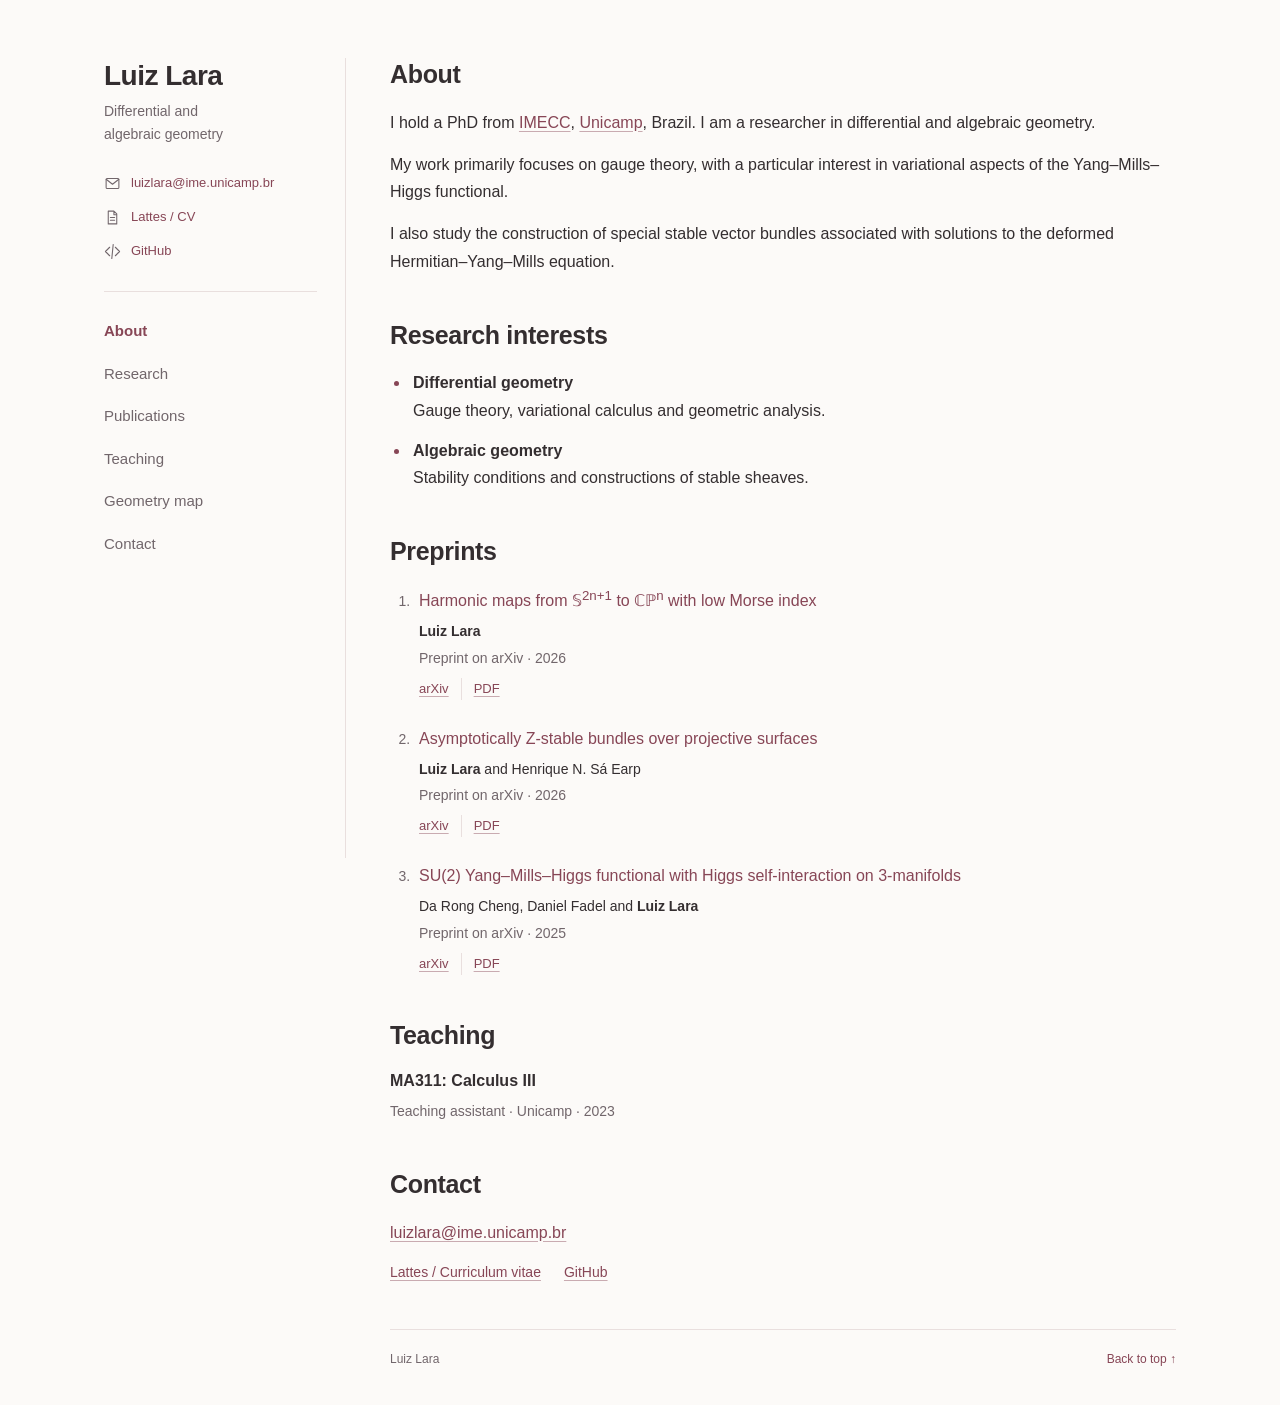
<file: index.html>
<!doctype html>
<html lang="en">
<head>
  <meta charset="utf-8">
  <meta name="viewport" content="width=device-width, initial-scale=1">
  <title>Luiz Lara — Differential and Algebraic Geometry</title>
  <meta name="description" content="Academic homepage of Luiz Lara. Research in differential and algebraic geometry, gauge theory, Yang–Mills–Higgs functionals and stable vector bundles.">
  <meta name="theme-color" content="#fcfaf8">
  <link rel="icon" type="image/svg+xml" href="favicon.svg">
  <link rel="stylesheet" href="styles.css">
  <script src="script.js" defer></script>
</head>
<body>
  <a class="skip-link" href="#main">Skip to content</a>
  <div class="page">
    <aside class="sidebar" aria-label="Profile and navigation">
      <div class="profile">
        <h1><a href="#about">Luiz Lara</a></h1>
        <p class="specialty">Differential and<br class="desktop-break"> algebraic geometry</p>
        <ul class="profile-links">
          <li><a href="mailto:luizlara@ime.unicamp.br"><svg viewBox="0 0 24 24" aria-hidden="true"><rect x="3" y="5" width="18" height="14" rx="1.5"/><path d="m3 6 9 7 9-7"/></svg><span>luizlara@ime.unicamp.br</span></a></li>
          <li><a href="https://lattes.cnpq.br/4818034475569198"><svg viewBox="0 0 24 24" aria-hidden="true"><path d="M6 3h8l4 4v14H6zM14 3v5h4M9 12h6M9 16h6"/></svg><span>Lattes / CV</span></a></li>
          <li><a href="https://github.com/llara-geo"><svg viewBox="0 0 24 24" aria-hidden="true"><path d="m8 6-6 6 6 6m8-12 6 6-6 6m-3-16-2 20"/></svg><span>GitHub</span></a></li>
        </ul>
      </div>
      <nav aria-label="Main navigation">
        <a href="#about" aria-current="location">About</a>
        <a href="#research">Research</a>
        <a href="#publications">Publications</a>
        <a href="#teaching">Teaching</a>
        <a href="mapa-geometria/">Geometry map</a>
        <a href="#contact">Contact</a>
      </nav>
    </aside>
    <main id="main" tabindex="-1">
      <section id="about" aria-labelledby="about-title">
        <h2 id="about-title">About</h2>
        <p>I hold a PhD from <a href="https://www.ime.unicamp.br/">IMECC</a>, <a href="https://www.unicamp.br/">Unicamp</a>, Brazil. I am a researcher in differential and algebraic geometry.</p>
        <p>My work primarily focuses on gauge theory, with a particular interest in variational aspects of the Yang–Mills–Higgs functional.</p>
        <p>I also study the construction of special stable vector bundles associated with solutions to the deformed Hermitian–Yang–Mills equation.</p>
      </section>
      <section id="research" aria-labelledby="research-title">
        <h2 id="research-title">Research interests</h2>
        <ul class="research-list">
          <li><strong>Differential geometry</strong><br>Gauge theory, variational calculus and geometric analysis.</li>
          <li><strong>Algebraic geometry</strong><br>Stability conditions and constructions of stable sheaves.</li>
        </ul>
      </section>
      <section id="publications" aria-labelledby="publications-title">
        <h2 id="publications-title">Preprints</h2>
        <ol class="publications">
          <li>
            <h3><a href="https://arxiv.org/abs/2610.07815">Harmonic maps from 𝕊<sup>2n+1</sup> to ℂℙ<sup>n</sup> with low Morse index</a></h3>
            <p class="authors"><strong>Luiz Lara</strong></p>
            <p class="publication-detail">Preprint on arXiv · 2026</p>
            <div class="paper-links"><a href="https://arxiv.org/abs/2610.07815">arXiv</a><a href="https://arxiv.org/pdf/2610.07815">PDF</a></div>
          </li>
          <li>
            <h3><a href="https://arxiv.org/abs/2604.20264">Asymptotically Z-stable bundles over projective surfaces</a></h3>
            <p class="authors"><strong>Luiz Lara</strong> and Henrique N. Sá Earp</p>
            <p class="publication-detail">Preprint on arXiv · 2026</p>
            <div class="paper-links"><a href="https://arxiv.org/abs/2604.20264">arXiv</a><a href="https://arxiv.org/pdf/2604.20264">PDF</a></div>
          </li>
          <li>
            <h3><a href="https://arxiv.org/abs/2505.08076">SU(2) Yang–Mills–Higgs functional with Higgs self-interaction on 3-manifolds</a></h3>
            <p class="authors">Da Rong Cheng, Daniel Fadel and <strong>Luiz Lara</strong></p>
            <p class="publication-detail">Preprint on arXiv · 2025</p>
            <div class="paper-links"><a href="https://arxiv.org/abs/2505.08076">arXiv</a><a href="https://arxiv.org/pdf/2505.08076">PDF</a></div>
          </li>
        </ol>
      </section>
      <section id="teaching" aria-labelledby="teaching-title">
        <h2 id="teaching-title">Teaching</h2>
        <h3 class="course-title">MA311: Calculus III</h3>
        <p class="publication-detail">Teaching assistant · Unicamp · 2023</p>
      </section>
      <section id="contact" aria-labelledby="contact-title">
        <h2 id="contact-title">Contact</h2>
        <p><a href="mailto:luizlara@ime.unicamp.br">luizlara@ime.unicamp.br</a></p>
        <p class="contact-links"><a href="https://lattes.cnpq.br/4818034475569198">Lattes / Curriculum vitae</a><a href="https://github.com/llara-geo">GitHub</a></p>
      </section>
      <footer><span>Luiz Lara</span><a href="#about">Back to top ↑</a></footer>
    </main>
  </div>
</body>
</html>
</file>
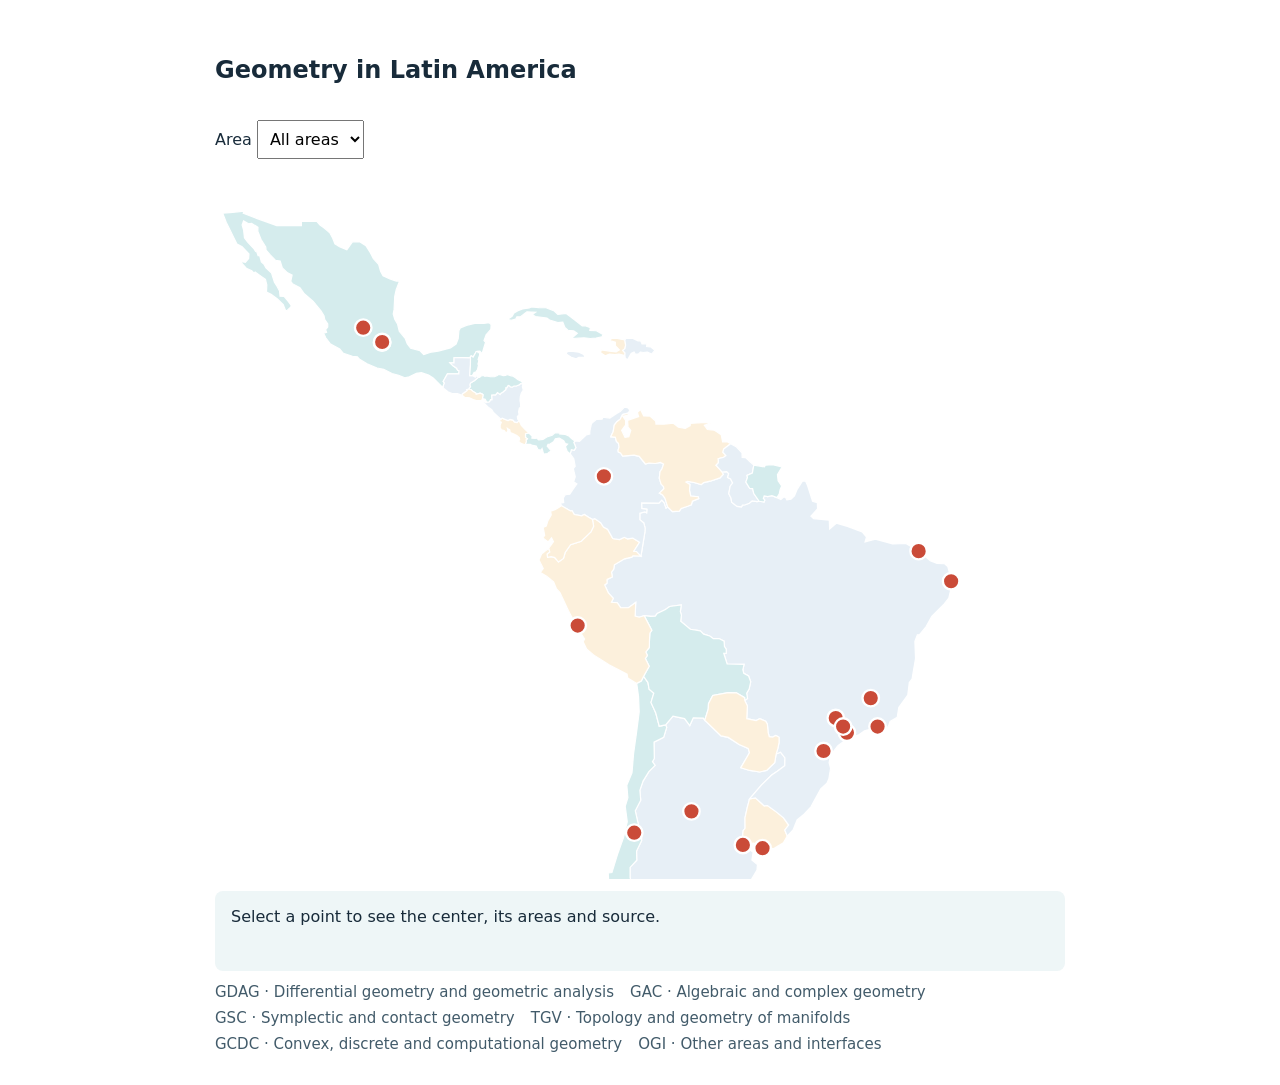
<file: mapa-geometria/index.html>
<!doctype html><html lang="en"><head><meta charset="utf-8"><meta name="viewport" content="width=device-width,initial-scale=1"><title>Geometry Map of Latin America</title><style>:root{--background:#fff;--foreground:#182b3a;--muted:#e7eef1;--muted-foreground:#425b6a;--viz-series-1:#ca4b38;--viz-series-2:#42a8ae;--viz-series-3:#f0b960;--viz-series-4:#90b8d6;--font-size-base:15px}body{font-family:system-ui,sans-serif;color:var(--foreground);background:var(--background);max-width:850px;margin:2rem auto;padding:0 1rem}select{padding:.5rem;font:inherit}a{color:#135c7b}h3{font-size:1.5rem}#cbg-detail{padding:1rem;background:#eef6f7;border-radius:8px}</style></head><body><div id="mapa-cbg">
  <h3>Geometry in Latin America</h3>
  <div class="viz-controls"><label class="form-label">Area <select id="cbg-filter" class="form-select"><option value="">All areas</option><option>GDAG</option><option>GAC</option><option>GSC</option><option>TGV</option><option>GCDC</option><option>OGI</option></select></label></div>
  <div id="cbg-map" role="img" aria-label="Map of selected mathematics centers in Latin America"></div>
  <div id="cbg-detail" aria-live="polite">Select a point to see the center, its areas and source.</div>
  <div class="cbg-legend"><span>GDAG · Differential geometry and geometric analysis</span><span>GAC · Algebraic and complex geometry</span><span>GSC · Symplectic and contact geometry</span><span>TGV · Topology and geometry of manifolds</span><span>GCDC · Convex, discrete and computational geometry</span><span>OGI · Other areas and interfaces</span></div>
</div>
<style>
#mapa-cbg{display:grid;gap:12px}#cbg-map svg{display:block;width:100%;height:auto}#cbg-detail{min-height:3em}#mapa-cbg .cbg-legend{display:flex;gap:8px 16px;flex-wrap:wrap;color:var(--muted-foreground);font-size:var(--font-size-base)}#mapa-cbg .country{stroke:var(--background);stroke-width:1;fill:color-mix(in srgb,var(--viz-series-2) 22%,var(--background))}#mapa-cbg .country:nth-child(3n){fill:color-mix(in srgb,var(--viz-series-3) 22%,var(--background))}#mapa-cbg .country:nth-child(3n+1){fill:color-mix(in srgb,var(--viz-series-4) 22%,var(--background))}#mapa-cbg .dot{fill:var(--viz-series-1);stroke:var(--background);stroke-width:2}#mapa-cbg .point{cursor:pointer}
</style>
<script type="module">

const root=document.getElementById('mapa-cbg'), target=root.querySelector('#cbg-map'), detail=root.querySelector('#cbg-detail'), filter=root.querySelector('#cbg-filter');
const items=[
{n:'IMPA',c:'Rio de Janeiro',x:-43.17,y:-22.91,a:['GDAG','GSC'],u:'https://impa.br/temas-de-pesquisa/'},
{n:'IME-USP',c:'São Paulo',x:-46.63,y:-23.55,a:['GDAG','GSC','TGV','OGI'],u:'https://www.ime.usp.br/pos-matematica/areas-pesquisa/'},
{n:'ICMC-USP',c:'São Carlos',x:-47.89,y:-22.02,a:['GDAG','GSC','TGV'],u:'https://www.icmc.usp.br/pesquisa/grupos/?lab=90'},
{n:'Unicamp',c:'Campinas',x:-47.06,y:-22.91,a:['GDAG','GAC'],u:'https://www.ime.unicamp.br/sites/default/files/inline/216/linhas_de_pesquisa_atualizadas-matematica.pdf'},
{n:'UFMG',c:'Belo Horizonte',x:-43.94,y:-19.92,a:['GDAG','GAC','TGV'],u:'https://www.mat.ufmg.br/posgrad/pesquisa/'},
{n:'UFC',c:'Fortaleza',x:-38.53,y:-3.73,a:['GDAG','TGV'],u:'https://pgmat.ufc.br/pt/areas-de-pesquisa/geometria-diferencial/'},
{n:'UFPB',c:'João Pessoa',x:-34.86,y:-7.12,a:['GDAG','GAC','TGV'],u:'https://mat.ufpb.br/ppgmat/pt/paginas/areas-de-pesquisa'},
{n:'UFPR',c:'Curitiba',x:-49.27,y:-25.43,a:['GDAG','GSC','TGV'],u:'https://ppgm.ufpr.br/geometria-e-topologia/'},
{n:'FaMAF – UNC',c:'Córdoba',x:-64.19,y:-31.42,a:['GDAG','GSC'],u:'https://famaf.unc.edu.ar/investigaci%C3%B3n/%C3%A1reas-de-investigaci%C3%B3n/matem%C3%A1tica-ofi/differential-geometry/'},
{n:'UBA',c:'Buenos Aires',x:-58.38,y:-34.60,a:['GDAG','GAC','TGV','OGI'],u:'https://web.dm.uba.ar/index.php/investigacion/grupos-de-investigacion/94-investigacion'},
{n:'PUC Chile',c:'Santiago',x:-70.65,y:-33.45,a:['GDAG','GAC'],u:'https://www.mat.uc.cl/geometria.html?lang=en'},
{n:'Udelar',c:'Montevidéu',x:-56.16,y:-34.90,a:['GDAG','GAC','OGI'],u:'https://www.cmat.edu.uy/investigacion'},
{n:'PUCP',c:'Lima',x:-77.04,y:-12.05,a:['GDAG','GAC'],u:'https://departamento-ciencias.pucp.edu.pe/secciones/seccion-matematica/lineas-de-investigacion'},
{n:'UNAL',c:'Bogotá',x:-74.08,y:4.71,a:['GDAG'],u:'https://ciencias.bogota.unal.edu.co/wp-content/uploads/PortafolioFC_revCamilo_Agosto2023.pdf'},
{n:'CIMAT',c:'Guanajuato',x:-101.26,y:21.02,a:['GDAG','GAC','TGV'],u:'https://www.cimat.mx/iiinvestigacion/matematicas-basicas-maq/'},
{n:'UNAM',c:'Cidade do México',x:-99.13,y:19.43,a:['GDAG','GCDC','TGV'],u:'https://www.matem.unam.mx/investigacion/lineas/topologia-geometria'},
{n:'Cinvestav',c:'Cidade do México',x:-99.12,y:19.50,a:['GAC','GSC','TGV','GCDC'],u:'https://www.math.cinvestav.mx/index.php/investigadores'}
];
const svg=document.createElementNS('http://www.w3.org/2000/svg','svg');svg.setAttribute('viewBox','0 0 720 600');svg.setAttribute('aria-label','Selected geometry centers');target.append(svg);
const projection=([lon,lat])=>[(lon+118)*7.5,294-7.5*(180/Math.PI)*Math.log(Math.tan(Math.PI/4+lat*Math.PI/360))];
const outlines=["M370.25,759.96L373.12,765.72L376.87,775.17L386.62,782.86L397.12,786.08L393.74,792.62L386.62,793.27L382.81,788.66L378.27,788.3L370.25,788.28L370.25,759.96Z M452.82,531.93L450.93,538.9L448.93,547.94L449.01,556.8L447.37,558.8L446.8,564.62L446.29,569.35L455.82,577.17L454.79,583.55L459.46,587.59L459.08,592.16L451.88,604.28L440.75,609.42L425.71,611.42L417.48,610.46L419.07,616.22L417.53,623.53L418.91,628.49L414.4,631.99L406.73,633.37L399.52,629.73L396.61,632.34L397.66,642.3L402.73,645.35L406.84,642.16L409.05,647.43L402.17,650.59L396.15,656.98L395.04,667.48L393.26,673.13L386.18,673.17L380.3,678.62L378.14,686.7L385.51,694.71L392.69,696.93L390.1,706.95L381.24,713.32L376.38,726.78L369.52,731.41L366.47,736.92L368.88,749.37L373.87,756.43L370.71,755.81L363.77,753.88L345.63,752.25L342.52,745.2L342.69,736.26L337.69,737.02L335.05,732.74L334.4,720.42L340.15,715.38L342.52,708.18L341.63,702.51L345.63,693.08L348.36,678.73L347.55,672.47L350.84,670.46L350.03,666.49L346.55,664.39L349.03,660.02L345.63,656.09L343.87,644.28L346.9,642.23L345.63,630.04L347.38,619.96L349.41,611.31L353.89,607.81L351.62,598.52L351.6,589.88L357.27,583.8L357.08,576.09L361.37,567.19L361.4,558.89L359.45,557.25L356.0,541.94L360.61,532.97L359.89,524.6L362.59,516.81L367.5,508.83L372.79,503.59L370.55,500.3L372.12,497.6L371.87,483.77L380.03,479.71L382.62,471.22L381.7,469.18L387.94,461.85L397.77,463.82L402.17,469.69L405.11,463.16L413.64,463.49L414.86,465.23L428.65,478.53L434.78,479.77L443.94,485.86L451.66,489.1L452.74,492.76L445.37,505.49L452.93,507.77L461.35,509.07L467.29,507.71L474.1,501.26L475.31,493.89L479.04,492.29L482.79,497.09L482.63,503.79L476.31,508.44L471.29,511.9L462.81,520.17L452.82,531.93Z","M370.25,759.96L370.25,788.28L378.27,788.3L382.81,788.66L380.32,793.96L373.9,798.06L370.2,797.63L365.77,796.55L360.32,792.6L352.46,790.69L343.01,783.43L335.37,776.55L325.03,762.45L331.21,765.06L341.74,773.47L351.7,778.04L355.57,772.21L358.0,763.61L364.91,758.49L370.25,759.96Z M363.07,427.97L366.74,433.33L367.74,439.04L371.68,442.4L369.31,450.12L373.36,459.13L376.3,470.29L381.7,469.18L382.62,471.22L380.03,479.71L371.87,483.77L372.12,497.6L370.55,500.3L372.79,503.59L367.5,508.83L362.59,516.81L359.89,524.6L360.61,532.97L356.0,541.94L359.45,557.25L361.4,558.89L361.37,567.19L357.08,576.09L357.27,583.8L351.6,589.88L351.62,598.52L353.89,607.81L349.41,611.31L347.38,619.96L345.63,630.04L346.9,642.23L343.87,644.28L345.63,656.09L349.03,660.02L346.55,664.39L350.03,666.49L350.84,670.46L347.55,672.47L348.36,678.73L345.63,693.08L341.63,702.51L342.52,708.18L340.15,715.38L334.4,720.42L335.05,732.74L337.69,737.02L342.69,736.26L342.52,745.2L345.63,752.25L363.77,753.88L370.71,755.81L364.04,755.73L360.43,758.74L353.68,763.21L352.46,774.95L349.27,775.25L340.82,771.14L332.24,762.41L322.89,755.35L320.55,747.65L322.68,740.62L318.9,732.74L317.93,713.05L321.14,702.23L329.05,693.67L317.66,690.48L324.81,680.91L327.35,663.3L335.69,666.98L339.61,645.59L334.59,642.9L332.24,655.65L327.51,654.21L329.86,639.65L332.43,621.27L335.86,614.61L333.69,605.24L333.1,594.55L336.26,594.24L340.85,579.21L346.03,564.62L349.22,551.26L347.49,538.06L349.73,530.88L348.82,520.24L353.22,509.85L354.57,493.61L356.97,476.47L359.32,458.31L358.78,445.2L357.21,434.03L361.07,432.01L363.07,427.97Z","M347.17,143.14L347.82,147.46L347.25,150.52L345.41,151.85L347.33,154.22L347.2,156.37L342.2,155.03L338.66,155.58L334.1,155.01L330.59,156.48L326.57,154.02L327.21,151.47L334.13,152.57L339.8,153.2L342.5,151.45L339.07,148.01L339.12,144.97L334.4,143.73L336.07,141.53L340.66,141.89L347.17,143.14Z","M347.2,156.37L347.33,154.22L345.41,151.85L347.25,150.52L347.82,147.46L347.17,143.14L348.09,141.78L353.95,141.82L358.4,143.87L360.37,143.67L361.72,146.48L365.83,146.33L365.58,148.7L368.93,148.98L372.6,151.89L369.82,155.1L366.26,153.39L362.83,153.72L360.34,153.35L358.99,154.78L356.13,155.27L354.97,153.35L352.49,154.48L349.49,159.89L347.57,158.64L347.2,156.37Z","M6.53,35.71L15.06,35.01L24.6,34.05L23.89,35.8L35.21,40.11L52.33,46.31L67.23,46.25L73.2,46.25L73.2,42.62L86.18,42.62L88.94,45.75L92.77,48.51L97.23,52.35L99.71,56.9L101.57,61.66L105.46,64.25L111.67,66.82L116.4,60.02L122.53,59.86L127.82,63.31L131.57,69.17L134.16,74.16L138.59,79.0L140.24,84.91L142.34,88.84L148.2,91.45L153.52,93.28L156.44,93.03L153.55,100.31L152.23,106.26L151.69,117.22L150.96,121.19L152.25,125.61L154.58,129.54L156.09,135.77L161.06,141.72L162.81,146.26L165.75,150.17L173.72,152.28L176.8,155.58L183.38,153.37L189.11,152.57L194.72,151.15L199.45,149.8L204.2,146.56L206.01,141.91L206.6,135.2L207.9,132.85L212.98,130.74L220.91,128.87L227.56,129.16L232.12,128.48L233.9,130.18L233.66,134.06L229.64,138.82L227.85,143.68L229.23,145.07L228.1,148.5L226.23,154.67L224.32,152.64L222.75,152.77L221.32,152.88L218.65,157.65L217.27,156.72L216.38,157.08L216.43,158.24L209.49,158.14L202.5,158.16L202.47,162.59L199.1,162.6L201.88,165.23L204.66,167.04L205.5,168.73L206.71,169.21L206.52,171.87L196.88,171.89L193.29,178.23L194.35,179.69L193.48,181.51L193.29,183.76L184.82,175.4L180.93,172.88L174.83,170.83L170.61,171.4L164.59,174.35L160.81,175.11L155.52,173.05L149.9,171.57L142.88,167.99L137.27,166.89L128.79,163.24L122.5,159.49L120.61,157.38L116.42,156.92L108.76,154.42L105.62,150.8L97.55,146.3L93.8,141.28L92.02,137.38L94.53,136.61L93.74,134.32L95.47,132.24L95.5,129.46L92.99,125.83L92.31,122.61L89.77,118.51L83.19,110.4L75.63,103.97L71.98,98.82L65.56,95.44L64.18,93.39L65.31,88.23L61.48,86.28L57.05,82.19L55.19,76.29L51.16,75.6L46.79,71.12L43.28,66.95L42.96,64.28L38.93,57.77L36.26,51.11L36.4,47.75L30.97,44.27L28.46,44.65L24.16,42.22L22.98,45.79L24.22,50.01L24.95,56.55L27.51,60.11L33.07,66.04L34.32,68.06L35.45,68.66L36.45,71.6L37.77,71.48L39.28,76.97L41.58,79.12L43.17,82.12L47.87,86.39L50.35,94.17L52.6,97.81L54.67,101.69L55.08,106.04L58.7,106.31L61.72,110.04L64.42,113.7L64.26,115.16L61.1,118.15L59.78,118.11L57.78,113.16L52.89,108.48L47.47,104.5L43.63,102.41L43.87,96.35L42.74,91.84L39.18,89.25L34.02,85.51L33.02,86.59L31.13,84.4L26.51,82.36L22.08,77.45L22.62,76.82L25.73,77.3L28.51,74.12L28.78,70.29L23.0,64.16L18.6,61.79L15.85,56.39L13.07,50.67L9.58,43.66L6.53,35.71Z","M452.82,531.93L457.68,531.0L465.21,537.73L467.99,537.47L475.72,543.09L481.6,547.97L485.92,554.02L482.63,558.25L484.71,563.34L481.44,569.04L472.99,574.1L467.45,572.28L463.38,573.25L456.47,569.35L451.36,569.64L446.8,564.62L447.37,558.8L449.01,556.8L448.93,547.94L450.93,538.9L452.82,531.93Z","M484.71,563.34L482.63,558.25L485.92,554.02L481.6,547.97L475.72,543.09L467.99,537.47L465.21,537.73L457.68,531.0L452.82,531.93L462.81,520.17L471.29,511.9L476.31,508.44L482.63,503.79L482.79,497.09L479.04,492.29L475.31,493.89L476.77,489.1L477.8,484.2L477.8,479.67L475.1,478.19L472.29,479.52L469.51,479.16L468.62,476.0L467.91,468.53L466.51,466.1L461.46,463.9L458.38,465.49L450.47,463.94L450.96,453.01L448.74,448.55L451.09,446.9L450.36,442.36L452.44,438.88L453.77,432.65L451.98,427.76L447.91,425.55L447.1,422.45L448.2,417.92L433.81,417.61L430.92,408.53L433.11,408.4L433.03,405.05L431.54,402.8L431.22,398.32L426.87,396.04L422.15,396.12L419.04,393.87L413.97,392.35L411.02,389.48L402.63,388.21L394.47,381.34L395.09,376.22L394.18,373.29L394.96,367.57L385.16,368.86L381.19,371.72L374.63,374.81L372.95,377.12L369.09,377.29L363.53,376.64L359.29,377.96L355.89,377.08L356.38,365.5L350.22,369.98L343.6,369.79L340.77,365.73L335.8,365.29L337.39,362.03L333.21,357.42L330.1,350.6L332.07,349.21L332.07,346.02L336.61,343.83L335.86,339.76L337.77,337.13L338.31,333.62L346.9,328.5L353.03,327.05L354.03,325.91L360.8,326.27L364.18,305.68L364.34,302.43L363.18,298.12L359.86,295.39L359.89,289.93L364.1,288.7L365.61,289.48L365.85,286.61L361.48,285.83L361.37,281.13L375.98,281.3L378.46,278.72L380.54,281.1L382.03,285.53L383.43,284.6L387.56,288.56L393.39,288.08L394.85,285.78L400.41,284.03L403.52,282.8L404.38,279.62L409.73,277.49L409.32,275.91L402.98,275.27L401.92,270.54L402.25,265.5L398.87,263.55L400.28,262.85L405.84,263.82L411.81,265.71L413.97,263.92L419.37,262.75L427.74,259.94L430.49,257.07L429.49,254.95L433.41,254.61L435.14,256.35L434.16,259.65L436.76,260.79L438.46,264.28L436.38,266.94L435.19,273.32L437.11,277.12L437.65,280.6L442.26,284.12L445.96,284.49L446.77,283.01L449.15,282.7L452.55,281.38L454.98,279.38L459.14,280.02L460.95,279.75L465.02,280.36L465.7,278.84L464.46,277.34L465.21,275.16L468.24,275.84L471.77,275.06L476.07,276.65L479.33,278.2L481.66,276.17L483.33,276.49L484.36,278.59L487.95,278.06L490.84,275.21L493.13,269.67L497.56,262.8L500.12,262.45L501.99,266.61L506.17,279.74L510.2,280.97L510.38,286.15L504.77,292.33L507.09,294.59L520.35,295.76L520.62,303.29L526.31,298.36L535.74,301.05L548.21,305.64L551.86,310.03L550.64,314.19L559.36,311.87L573.94,315.85L585.15,315.56L596.25,321.78L605.83,330.2L611.61,332.37L618.01,332.68L620.73,335.05L623.27,344.65L624.51,349.23L621.54,361.76L617.71,366.71L607.15,377.32L602.37,385.97L596.81,392.65L594.95,392.79L592.84,398.47L593.38,413.0L591.3,425.04L590.49,430.23L588.12,433.35L586.8,443.95L579.18,454.38L577.91,462.7L571.84,466.21L570.08,471.09L561.93,471.06L550.13,474.2L544.86,477.84L536.47,480.24L527.64,486.8L521.29,495.03L520.19,501.27L521.43,505.92L520.05,514.47L518.35,518.64L513.08,523.36L504.77,538.62L498.18,545.58L493.08,549.73L489.65,558.21L484.71,563.34Z","M363.53,376.64L369.09,377.29L372.95,377.12L374.63,374.81L381.19,371.72L385.16,368.86L394.96,367.57L394.18,373.29L395.09,376.22L394.47,381.34L402.63,388.21L411.02,389.48L413.97,392.35L419.04,393.87L422.15,396.12L426.87,396.04L431.22,398.32L431.54,402.8L433.03,405.05L433.11,408.4L430.92,408.53L433.81,417.61L448.2,417.92L447.1,422.45L447.91,425.55L451.98,427.76L453.77,432.65L452.44,438.88L450.36,442.36L451.09,446.9L448.74,448.55L448.64,446.09L441.64,442.02L434.68,441.9L421.61,444.22L418.02,451.25L417.83,455.56L414.86,465.23L413.64,463.49L405.11,463.16L402.17,469.69L397.77,463.82L387.94,461.85L381.7,469.18L376.3,470.29L373.36,459.13L369.31,450.12L371.68,442.4L367.74,439.04L366.74,433.33L363.07,427.97L367.8,419.5L364.58,412.95L366.28,410.32L364.96,407.44L367.88,403.57L368.04,396.99L368.39,391.58L370.01,388.98L363.53,376.64Z","M360.8,326.27L354.03,325.91L353.03,327.05L346.9,328.5L338.31,333.62L337.77,337.13L335.86,339.76L336.61,343.83L332.07,346.02L332.07,349.21L330.1,350.6L333.21,357.42L337.39,362.03L335.8,365.29L340.77,365.73L343.6,369.79L350.22,369.98L356.38,365.5L355.89,377.08L359.29,377.96L363.53,376.64L370.01,388.98L368.39,391.58L368.04,396.99L367.88,403.57L364.96,407.44L366.28,410.32L364.58,412.95L367.8,419.5L363.07,427.97L361.07,432.01L357.21,434.03L349.68,429.49L349.03,426.27L334.15,418.4L320.71,409.88L314.93,405.08L311.82,398.69L313.07,396.47L306.69,386.38L299.3,372.27L292.22,357.12L289.14,353.67L286.8,348.1L280.96,343.17L275.62,340.11L278.05,336.74L274.43,329.57L276.75,324.3L282.72,319.55L283.61,322.68L281.48,324.47L281.69,327.22L284.77,326.63L287.82,327.44L290.95,331.24L295.19,328.14L296.62,323.07L301.21,316.54L310.23,313.58L318.41,305.71L320.73,300.84L319.71,295.14L321.71,294.43L326.67,297.98L329.08,301.52L332.56,303.45L336.96,311.33L342.55,312.27L346.68,310.27L349.41,311.58L353.89,310.93L359.64,314.44L354.81,322.1L357.05,322.27L360.8,326.27Z","M383.43,284.6L382.03,285.53L380.54,281.1L378.46,278.72L375.98,281.3L361.37,281.13L361.48,285.83L365.85,286.61L365.61,289.48L364.1,288.7L359.89,289.93L359.86,295.39L363.18,298.12L364.34,302.43L364.18,305.68L360.8,326.27L357.05,322.27L354.81,322.1L359.64,314.44L353.89,310.93L349.41,311.58L346.68,310.27L342.55,312.27L336.96,311.33L332.56,303.45L329.08,301.52L326.67,297.98L321.71,294.43L319.71,295.14L316.5,293.36L312.8,290.89L310.66,292.08L304.32,291.04L302.48,287.8L301.08,287.93L293.57,283.64L292.57,281.31L295.35,280.75L295.03,276.99L296.79,274.27L300.51,273.77L303.67,269.05L306.53,265.11L303.78,263.31L305.18,258.95L303.51,252.06L305.1,250.09L303.91,243.7L300.89,239.67L301.86,236.0L304.26,236.55L305.67,234.29L303.94,229.83L304.86,228.73L308.72,228.96L314.36,223.66L317.44,222.85L317.52,220.34L318.9,213.89L323.19,210.35L327.92,210.21L328.51,208.62L334.4,209.25L340.28,205.39L343.23,203.68L346.84,199.98L349.49,200.45L351.46,202.47L350.0,205.05L345.2,206.34L343.28,210.16L340.39,212.34L338.2,215.18L337.29,220.62L335.21,225.06L339.1,225.58L340.04,229.06L341.71,230.73L342.28,233.78L341.39,236.59L341.66,238.16L343.52,238.79L345.31,241.44L354.94,240.71L359.29,241.67L364.58,248.16L367.61,247.35L373.01,247.76L377.27,246.9L379.95,248.2L378.6,252.26L376.92,254.79L376.33,260.18L377.84,265.18L379.97,267.41L380.22,269.1L376.44,272.84L379.14,274.49L381.13,277.12L383.43,284.6Z","M304.86,228.73L303.94,229.83L305.67,234.29L304.26,236.55L301.86,236.0L300.89,239.67L298.38,237.5L296.79,233.41L298.62,231.38L296.73,230.87L295.33,228.35L291.6,226.25L288.31,226.74L286.8,229.37L283.77,231.28L282.12,231.54L281.4,233.11L284.96,237.23L282.93,238.2L281.85,239.31L278.34,239.7L277.05,235.18L276.08,236.47L273.59,236.02L272.08,232.97L269.0,232.47L267.06,231.59L263.85,231.6L263.63,233.24L262.77,232.1L263.14,230.6L263.76,229.06L263.49,227.69L264.6,226.79L263.04,225.66L263.01,222.59L265.9,221.91L268.6,224.64L268.44,226.26L271.43,226.59L272.13,225.98L274.21,227.84L277.89,227.3L281.1,225.37L285.63,223.84L288.2,221.58L292.33,222.02L292.06,222.76L296.25,223.03L299.59,224.34L302.02,226.62L304.86,228.73Z","M265.9,221.91L263.01,222.59L263.04,225.66L264.6,226.79L263.49,227.69L263.76,229.06L263.14,230.6L262.77,232.1L258.69,230.42L257.18,228.83L258.04,227.51L257.74,225.84L255.66,224.01L252.72,222.52L250.16,221.54L249.64,219.31L247.67,217.96L248.16,220.17L246.67,221.99L244.95,219.88L242.54,219.13L241.52,217.58L241.57,215.27L242.54,212.86L240.44,211.79L242.16,210.31L243.3,209.33L248.24,211.35L249.94,210.35L252.34,211.0L253.59,212.56L255.8,213.08L257.58,211.45L259.47,215.6L262.39,218.67L265.9,221.91Z","M257.58,211.45L255.8,213.08L253.59,212.56L252.34,211.0L249.94,210.35L248.24,211.35L243.3,209.33L242.16,210.31L239.57,207.9L236.06,204.82L234.41,202.23L231.26,199.82L227.48,196.35L228.31,195.16L229.55,196.31L230.12,195.77L232.44,195.45L233.39,193.69L234.5,193.62L234.33,189.84L236.09,189.65L237.66,189.71L239.28,187.64L241.49,189.21L242.27,188.24L243.65,187.33L246.27,185.19L246.38,183.61L247.11,183.67L248.08,181.82L248.86,181.6L250.13,182.78L251.64,183.13L253.29,182.14L255.18,182.14L257.8,181.13L258.82,180.06L261.39,180.22L260.74,180.97L260.36,182.7L261.15,185.53L259.42,188.18L258.61,191.27L258.36,194.68L258.77,196.66L258.96,200.12L257.8,200.87L257.1,204.16L257.61,206.18L256.1,208.14L256.42,210.2L257.58,211.45Z","M261.39,180.22L258.82,180.06L257.8,181.13L255.18,182.14L253.29,182.14L251.64,183.13L250.13,182.78L248.86,181.6L248.08,181.82L247.11,183.67L246.38,183.61L246.27,185.19L243.65,187.33L242.27,188.24L241.49,189.21L239.28,187.64L237.66,189.71L236.09,189.65L234.33,189.84L234.5,193.62L233.39,193.69L232.44,195.45L230.12,195.77L228.83,193.36L226.56,192.7L227.07,189.6L226.04,188.77L224.51,188.22L221.21,189.13L220.94,188.1L218.67,186.86L217.05,185.31L214.84,184.65L216.41,182.69L215.81,181.16L216.35,179.68L219.89,177.5L223.32,174.53L224.1,174.83L225.75,173.46L227.88,173.36L228.58,173.99L229.74,173.61L233.23,174.31L236.68,174.11L239.11,173.24L239.98,172.37L242.38,172.78L244.16,173.3L246.13,173.12L247.62,172.45L251.05,173.53L252.24,173.7L254.53,175.15L256.69,176.89L259.42,178.09L261.39,180.22Z","M214.84,184.65L217.05,185.31L218.67,186.86L220.94,188.1L221.21,189.13L224.51,188.22L226.04,188.77L227.07,189.6L226.56,192.7L225.72,194.51L221.37,194.39L218.67,193.65L215.57,192.12L211.41,191.64L209.28,189.98L209.52,188.86L212.09,186.91L213.49,186.04L213.08,185.14L214.84,184.65Z","M193.29,183.76L193.48,181.51L194.35,179.69L193.29,178.23L196.88,171.89L206.52,171.87L206.71,169.21L205.5,168.73L204.66,167.04L201.88,165.23L199.1,162.6L202.47,162.59L202.5,158.16L209.49,158.14L216.43,158.24L216.38,164.46L215.78,173.29L218.03,173.29L220.46,174.7L221.1,173.54L223.32,174.53L219.89,177.5L216.35,179.68L215.81,181.16L216.41,182.69L214.84,184.65L213.08,185.14L213.49,186.04L212.09,186.91L209.52,188.86L209.28,189.98L205.44,188.63L200.75,188.49L197.32,186.96L193.29,183.76Z","M216.43,158.24L216.38,157.08L217.27,156.72L218.65,157.65L221.32,152.88L222.75,152.77L222.78,153.94L224.21,153.98L224.07,156.11L222.86,159.53L223.51,160.74L222.72,163.56L223.21,164.3L222.35,168.27L220.86,170.33L219.51,170.58L218.03,173.29L215.78,173.29L216.38,164.46L216.43,158.24Z","M429.49,254.95L430.49,257.07L427.74,259.94L419.37,262.75L413.97,263.92L411.81,265.71L405.84,263.82L400.28,262.85L398.87,263.55L402.25,265.5L401.92,270.54L402.98,275.27L409.32,275.91L409.73,277.49L404.38,279.62L403.52,282.8L400.41,284.03L394.85,285.78L393.39,288.08L387.56,288.56L383.43,284.6L381.13,277.12L379.14,274.49L376.44,272.84L380.22,269.1L379.97,267.41L377.84,265.18L376.33,260.18L376.92,254.79L378.6,252.26L379.95,248.2L377.27,246.9L373.01,247.76L367.61,247.35L364.58,248.16L359.29,241.67L354.94,240.71L345.31,241.44L343.52,238.79L341.66,238.16L341.39,236.59L342.28,233.78L341.71,230.73L340.04,229.06L339.1,225.58L335.21,225.06L337.29,220.62L338.2,215.18L340.39,212.34L343.28,210.16L345.2,206.34L350.0,205.05L349.79,206.86L345.39,207.75L347.84,211.22L347.76,215.21L344.44,219.65L347.28,225.67L350.52,225.18L352.19,219.68L349.87,217.0L349.49,211.23L358.83,208.11L357.81,204.51L360.43,202.1L363.13,207.48L368.39,207.59L373.25,211.86L373.55,214.38L380.27,214.46L388.29,213.67L392.58,217.08L398.33,218.03L402.52,215.65L402.63,213.72L411.91,213.27L420.91,213.16L414.53,215.42L417.1,219.01L423.09,219.58L428.76,223.33L429.98,229.41L433.87,229.24L436.81,231.02L430.87,235.47L430.22,238.23L432.79,241.04L430.92,242.45L426.31,243.66L426.44,247.15L424.42,249.23L429.49,254.95Z","M460.95,279.75L459.14,280.02L454.98,279.38L452.55,281.38L449.15,282.7L446.77,283.01L445.96,284.49L442.26,284.12L437.65,280.6L437.11,277.12L435.19,273.32L436.38,266.94L438.46,264.28L436.76,260.79L434.16,259.65L435.14,256.35L433.41,254.61L429.49,254.95L424.42,249.23L426.44,247.15L426.31,243.66L430.92,242.45L432.79,241.04L430.22,238.23L430.87,235.47L436.81,231.02L441.75,233.81L446.37,238.74L446.58,242.63L449.42,242.81L453.44,246.5L456.38,249.12L455.2,255.9L450.63,257.86L451.04,259.63L449.66,263.52L452.98,268.97L455.39,268.99L456.38,273.22L460.95,279.75Z","M476.07,276.65L471.77,275.06L468.24,275.84L465.21,275.16L464.46,277.34L465.7,278.84L465.02,280.36L460.95,279.75L456.38,273.22L455.39,268.99L452.98,268.97L449.66,263.52L451.04,259.63L450.63,257.86L455.2,255.9L456.38,249.12L465.38,250.64L466.19,249.27L472.26,248.72L480.31,250.75L476.42,257.23L477.01,262.37L479.96,266.84L478.63,270.07L477.98,273.5L476.07,276.65Z","M319.71,295.14L320.73,300.84L318.41,305.71L310.23,313.58L301.21,316.54L296.62,323.07L295.19,328.14L290.95,331.24L287.82,327.44L284.77,326.63L281.69,327.22L281.48,324.47L283.61,322.68L282.72,319.55L286.71,313.93L285.09,310.65L282.23,314.15L277.75,310.86L279.26,308.74L277.99,301.93L280.61,300.8L282.02,296.13L284.85,291.29L284.31,288.23L288.44,286.63L293.57,283.64L301.08,287.93L302.48,287.8L304.32,291.04L310.66,292.08L312.8,290.89L316.5,293.36L319.71,295.14Z","M303.24,152.85L308.29,153.56L312.26,155.46L313.5,157.61L308.23,157.76L305.97,159.08L301.75,157.81L297.46,154.94L298.38,153.13L301.51,152.58L303.24,152.85Z","M267.98,115.13L274.46,115.71L280.37,115.81L287.42,118.58L290.39,121.55L297.41,120.64L300.05,122.54L306.4,127.55L311.07,131.19L313.55,131.08L318.01,132.71L317.47,134.98L323.0,135.31L328.67,138.59L327.78,140.45L322.79,141.47L317.74,141.86L312.58,141.24L301.83,142.01L306.86,137.56L303.81,135.47L298.97,134.94L296.38,132.62L294.6,128.04L290.36,128.35L283.37,126.18L281.13,124.48L271.35,123.24L268.73,121.66L271.54,119.63L264.17,119.21L258.8,123.43L255.69,123.54L254.61,125.51L250.89,126.4L247.7,125.63L251.64,123.13L253.26,120.2L256.66,118.4L260.5,116.8L266.17,116.03L267.98,115.13Z","M448.74,448.55L450.96,453.01L450.47,463.94L458.38,465.49L461.46,463.9L466.51,466.1L467.91,468.53L468.62,476.0L469.51,479.16L472.29,479.52L475.1,478.19L477.8,479.67L477.8,484.2L476.77,489.1L475.31,493.89L474.1,501.26L467.29,507.71L461.35,509.07L452.93,507.77L445.37,505.49L452.74,492.76L451.66,489.1L443.94,485.86L434.78,479.77L428.65,478.53L414.86,465.23L417.83,455.56L418.02,451.25L421.61,444.22L434.68,441.9L441.64,442.02L448.64,446.09L448.74,448.55Z"];for(const d of outlines){const p=document.createElementNS(svg.namespaceURI,'path');p.setAttribute('d',d);p.setAttribute('class','country');p.setAttribute('fill-rule','evenodd');svg.append(p)}
function draw(){svg.querySelectorAll('.point').forEach(n=>n.remove());let selected=filter.value;for(const d of items){if(selected&&!d.a.includes(selected))continue;const pt=projection([d.x,d.y]);if(!pt)continue;let g=document.createElementNS(svg.namespaceURI,'g');g.setAttribute('class','point');g.setAttribute('role','button');g.setAttribute('tabindex','0');g.setAttribute('aria-label',`${d.n}, ${d.c}: ${d.a.join(', ')}`);let circle=document.createElementNS(svg.namespaceURI,'circle');circle.setAttribute('cx',pt[0]);circle.setAttribute('cy',pt[1]);circle.setAttribute('r','7');circle.setAttribute('class','dot');g.append(circle);const activate=()=>{detail.replaceChildren();let b=document.createElement('strong');b.textContent=d.n+' · '+d.c;let text=document.createTextNode(' — '+d.a.join(' · ')+'  ');let link=document.createElement('a');link.href=d.u;link.target='_blank';link.rel='noopener noreferrer';link.textContent='Source';detail.append(b,text,link)};g.addEventListener('click',activate);g.addEventListener('keydown',e=>{if(e.key==='Enter'||e.key===' '){e.preventDefault();activate()}});svg.append(g)}}
filter.addEventListener('change',()=>{detail.textContent='Select a point to see the center, its areas and source.';draw()});draw();
</script>
</body></html>
</file>
<file: styles.css>
:root {
  color-scheme: light;
  --background: #fcfaf8;
  --text: #342e30;
  --muted: #71666b;
  --accent: #874656;
  --accent-hover: #65323f;
  --divider: #e9dfde;
  --highlight: #f2e8e9;
}
* { box-sizing: border-box; }
html { scroll-padding-top: 35px; }
body { margin: 0; background: var(--background); color: var(--text); font-family: -apple-system, BlinkMacSystemFont, 'Segoe UI', Arial, sans-serif; font-size: 16px; line-height: 1.7; }
a { color: var(--accent); text-decoration: underline; text-decoration-color: #87465670; text-underline-offset: 3px; }
a:hover { color: var(--accent-hover); text-decoration-color: currentColor; }
a:focus-visible { outline: 2px solid var(--accent); outline-offset: 5px; border-radius: 2px; }
::selection { background: var(--highlight); }
.skip-link { position: fixed; top: -80px; left: 16px; z-index: 10; background: var(--background); border: 1px solid var(--accent); padding: 8px 14px; }
.skip-link:focus { top: 12px; }
.page { max-width: 1160px; margin: 0 auto; padding: 58px 44px 36px; display: grid; grid-template-columns: 242px minmax(0, 1fr); gap: 44px; align-items: start; }
.sidebar { position: sticky; top: 45px; padding: 0 28px 0 0; border-right: 1px solid var(--divider); min-height: calc(100vh - 100px); }
h1 { margin: 0 0 6px; font-size: 28px; font-weight: 650; line-height: 1.3; letter-spacing: -.5px; }
h1 a { color: var(--text); text-decoration: none; }
.specialty { margin: 0; font-size: 14px; line-height: 1.6; color: var(--muted); }
.profile-links { list-style: none; padding: 0; margin: 27px 0 29px; font-size: 13px; }
.profile-links li + li { margin-top: 12px; }
.profile-links a { display: flex; align-items: center; gap: 10px; text-decoration: none; }
.profile-links a:hover span { text-decoration: underline; text-underline-offset: 3px; }
.profile-links svg { width: 17px; height: 17px; flex: 0 0 17px; fill: none; stroke: var(--muted); stroke-width: 1.5; stroke-linecap: round; stroke-linejoin: round; }
.profile-links span { overflow-wrap: anywhere; }
nav { display: flex; flex-direction: column; align-items: start; gap: 9px; border-top: 1px solid var(--divider); padding-top: 22px; }
nav a { display: block; padding: 4px 0; font-size: 15px; color: var(--muted); text-decoration: none; }
nav a[aria-current] { color: var(--accent); font-weight: 650; }
nav a:hover { color: var(--accent); }
main { min-width: 0; }
main:focus { outline: none; }
section { margin: 0 0 44px; scroll-margin-top: 35px; }
h2 { font-size: 25px; font-weight: 600; line-height: 1.35; letter-spacing: -.35px; margin: 0 0 17px; }
p { margin: 0 0 15px; }
p:last-child { margin-bottom: 0; }
.thesis-note { font-size: 14px; color: var(--muted); margin-top: 20px; }
.research-list { margin: 0; padding-left: 20px; }
.research-list li { padding-left: 3px; }
.research-list li + li { margin-top: 13px; }
.research-list li::marker { color: var(--accent); }
strong { font-weight: 600; }
.publications { margin: 0; padding-left: 24px; }
.publications > li { padding-left: 5px; }
.publications > li + li { margin-top: 27px; }
.publications > li::marker { color: var(--muted); font-size: 14px; }
h3 { margin: 0 0 6px; font-weight: 500; font-size: 16px; line-height: 1.55; }
h3 a { text-decoration: none; }
h3 a:hover { text-decoration: underline; }
.authors { font-size: 14px; margin-bottom: 3px; }
.publication-detail { color: var(--muted); font-size: 14px; margin-bottom: 7px; }
.paper-links { display: flex; gap: 0; font-size: 13px; }
.paper-links a + a { margin-left: 12px; padding-left: 12px; border-left: 1px solid var(--divider); }
.course-title { font-weight: 600; }
.contact-links { display: flex; gap: 23px; flex-wrap: wrap; font-size: 14px; }
footer { display: flex; justify-content: space-between; gap: 20px; border-top: 1px solid var(--divider); padding-top: 19px; margin-top: 14px; color: var(--muted); font-size: 12px; }
footer a { text-decoration: none; }
@media (max-width: 900px) {
  .page { padding: 42px 28px 28px; grid-template-columns: 215px minmax(0, 1fr); gap: 30px; }
  .sidebar { padding-right: 20px; }
  .profile-links { font-size: 12px; }
}
@media (max-width: 680px) {
  html { scroll-padding-top: 20px; }
  .page { display: block; padding: 30px 22px 25px; }
  .sidebar { position: static; min-height: 0; border: 0; padding: 0; margin-bottom: 35px; }
  h1 { font-size: 27px; }
  .desktop-break { display: none; }
  .profile-links { margin: 20px 0; font-size: 13px; }
  .profile-links li + li { margin-top: 9px; }
  nav { flex-direction: row; flex-wrap: wrap; gap: 7px 19px; padding: 13px 0; border-bottom: 1px solid var(--divider); }
  nav a { font-size: 14px; }
  h2 { font-size: 23px; }
  section { margin-bottom: 35px; scroll-margin-top: 20px; }
  body { font-size: 15px; }
  .publications { padding-left: 20px; }
  .publications > li { padding-left: 3px; }
  .contact-links { gap: 12px 20px; }
}
@media print {
  .page { display: block; padding: 0; }
  .sidebar { position: static; min-height: 0; border: 0; margin-bottom: 28px; }
  nav, .skip-link, footer { display: none; }
  body { color: #000; background: #fff; font-size: 11pt; }
  a { color: #000; }
  section { break-inside: avoid; }
}
</file>
